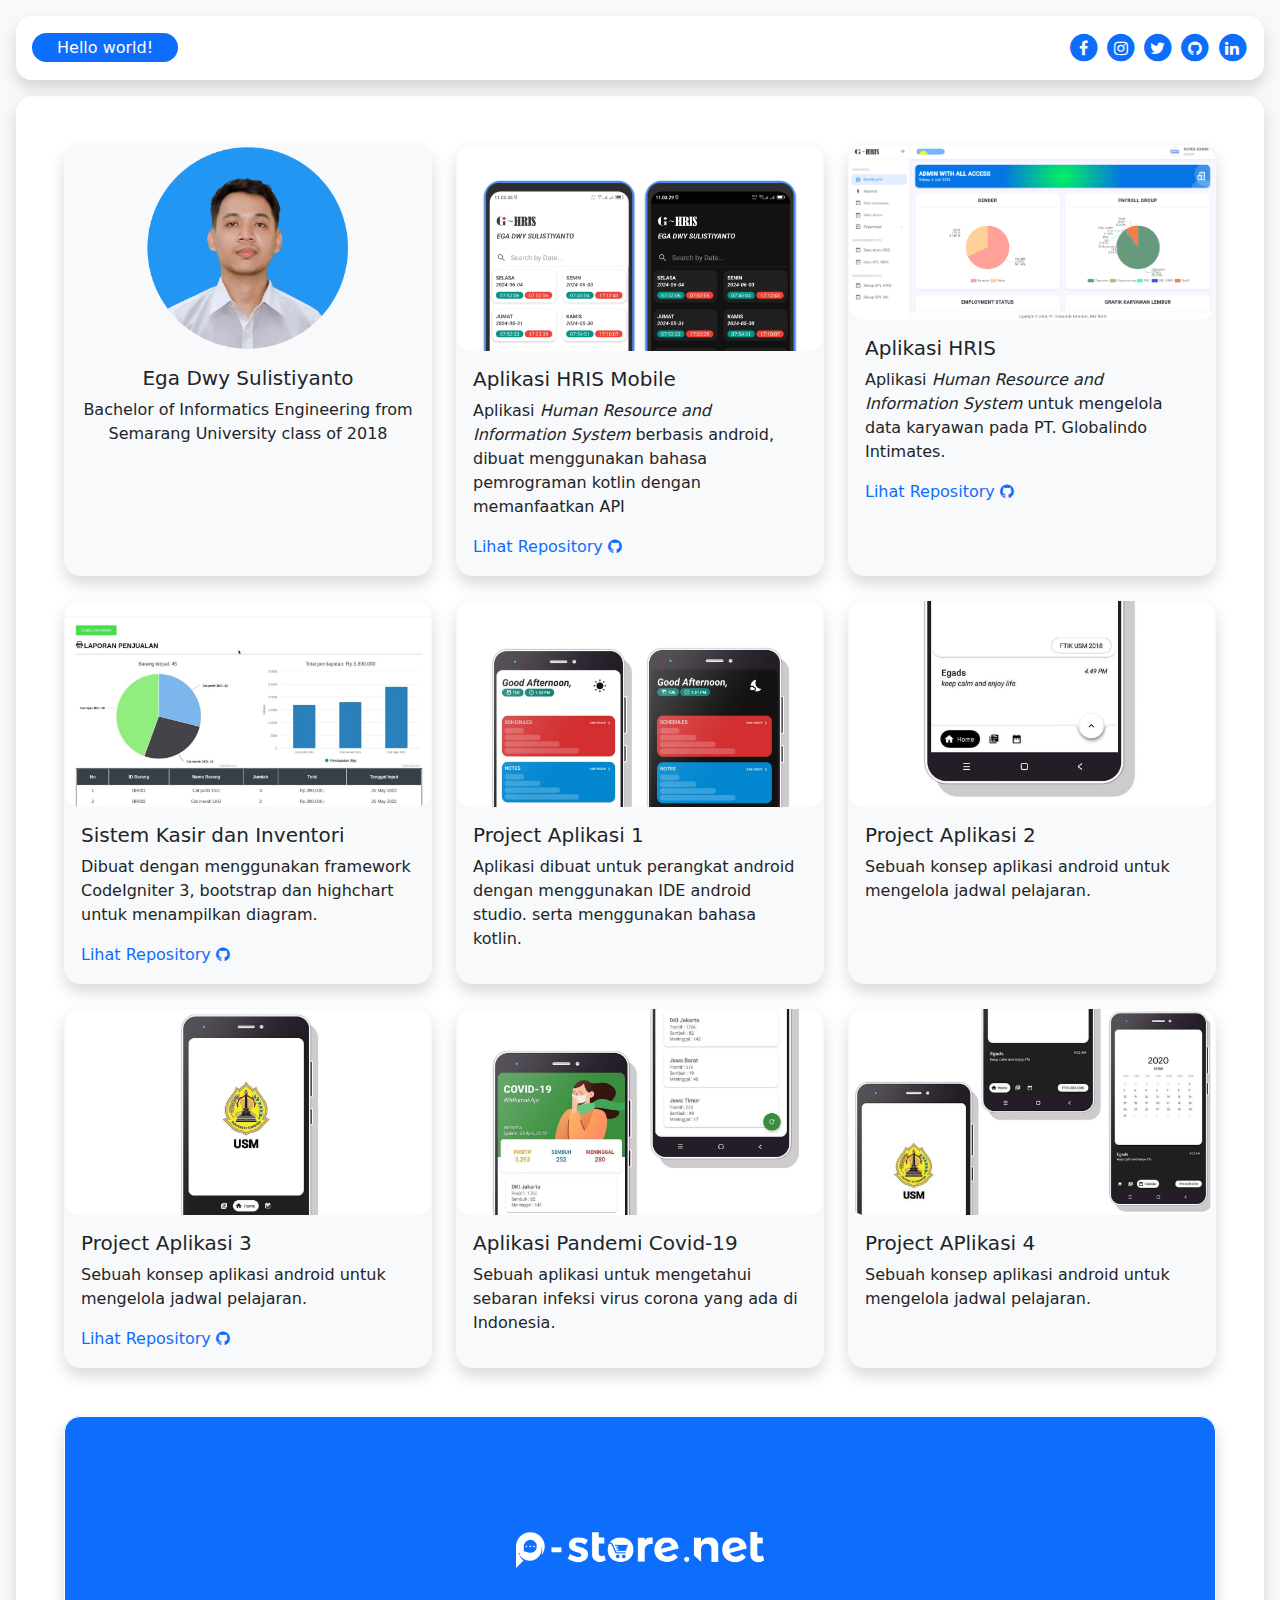
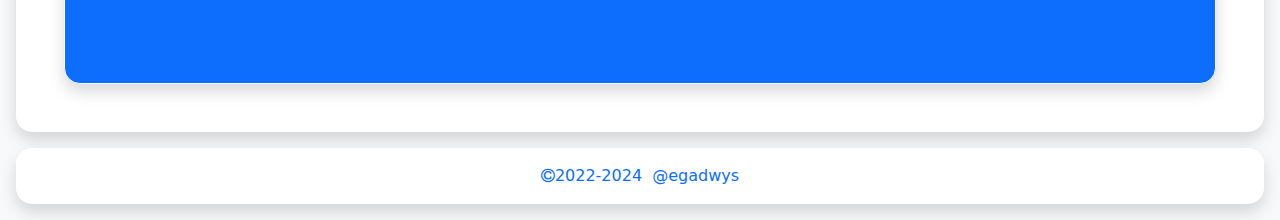
<file: index.html>
<html>
	<head>
		<meta charset="UTF-8">
		<meta name="viewport" content="width=device-width, initial-scale=1.0">
		<meta name="google-adsense-account" content="ca-pub-2193262317407236">
		<link rel="stylesheet" href="font-awesome/css/font-awesome.min.css" />
		<link rel="stylesheet" href="css/bootstrap.min.css" />
		<link rel="stylesheet" href="css/style.css" />
		<script src="js/bootstrap.bundle.min.js"></script>
		<script async src="https://pagead2.googlesyndication.com/pagead/js/adsbygoogle.js?client=ca-pub-2193262317407236" crossorigin="anonymous"></script>
	</head>
	<body class="bg-light">
		<!-- HEADER -->
		<div class="header sticky-top m-3 rounded-4 shadow bg-body">
			<section class="top p-3 rounded-4 bg-white">
				<div class="left">
					<span class="title rounded-pill bg-primary">Hello world!</span>
				</div>
				<div class="right">
					<div class="socmed">
						<a class="fa-stack" href="https://facebook.com/egadwys" target="blank">
							<i class="fa fa-circle fa-stack-2x text-primary"></i>
							<i class="fa fa-facebook fa-stack-1x fa-inverse"></i>
						</a>
						<a class="fa-stack" href="https://instagram.com/egadwys" target="blank">
							<i class="fa fa-circle fa-stack-2x text-primary"></i>
							<i class="fa fa-instagram fa-stack-1x fa-inverse"></i>
						</a>
						<a class="fa-stack" href="https://twitter.com/egadwys" target="blank">
							<i class="fa fa-circle fa-stack-2x text-primary"></i>
							<i class="fa fa-twitter fa-stack-1x fa-inverse"></i>
						</a>
						<a class="fa-stack" href="https://github.com/egadwys" target="blank">
							<i class="fa fa-circle fa-stack-2x text-primary"></i>
							<i class="fa fa-github fa-stack-1x fa-inverse"></i>
						</a>
						<a class="fa-stack" href="https://linkedin.com/in/egadwys" target="blank">
							<i class="fa fa-circle fa-stack-2x text-primary"></i>
							<i class="fa fa-linkedin fa-stack-1x fa-inverse"></i>
						</a>
					</div>
				</div>
			</section>
		</div>
		<!-- CONTENT -->
		<div class="home">
			<!-- GREETING -->
			<!-- <div class="content1 p-5 m-3 shadow rounded-4 bg-body" style="height: 80%">
				<div class="row row-cols-2 row-cols-md-2 g-1 h-100"  style="align-content: center;">
					<div class="col card border-light rounded-4">
						<img src="img/egadwys.jpg" class="card-img-top" style="width: 50%; align-self: center; border-radius: 100%;" alt="...">
					</div>
					<div>
						<lottie-player id="lottie" src="https://assets4.lottiefiles.com/packages/lf20_iorpbol0.json"  background="transparent"  speed="0.3"  style="width: 100%; height: 80%;" loop autoplay></lottie-player>
					</div>
				</div>
			</div> -->
			<!-- MAIN CONTENT -->
			<div class="content2">
				<div class="p-5 m-3 shadow rounded-4 bg-body">
					<div class="row row-cols-1 row-cols-md-3 g-4">
						<div class="col">
							<div class="card border-light shadow bg-light rounded-4 h-100">
								<img src="img/profil.png" class="card-img-top rounded-4" style="width: 56%; align-self: center;" alt="...">
								<div class="card-body">
									<h5 class="card-title" style="text-align: center;">Ega Dwy Sulistiyanto</h5>
									<p class="card-text" style="text-align: center;">Bachelor of Informatics Engineering from<br>Semarang University class of 2018</p>
								</div>
							</div>
						</div>
						<div class="col">
							<div class="card border-light shadow bg-light rounded-4 h-100">
								<img src="img/app6.jpg" class="card-img-top rounded-4" alt="...">
								<div class="card-body">
									<h5 class="card-title">Aplikasi HRIS Mobile</h5>
									<p class="card-text">Aplikasi <i>Human Resource and Information System</i> berbasis android, dibuat menggunakan bahasa pemrograman kotlin dengan memanfaatkan API</p>
									<a href="https://github.com/Egadwys/GI-HRIS-MOBILE" style="text-decoration:none" target="blank">Lihat Repository <i class="fa fa-github"></i></a>
								</div>
							</div>
						</div>
						<div class="col">
							<div class="card border-light shadow bg-light rounded-4 h-100">
								<img src="img/HRIS2.png" class="card-img-top rounded-4" alt="...">
								<div class="card-body">
									<h5 class="card-title">Aplikasi HRIS</h5>
									<p class="card-text">Aplikasi <i>Human Resource and Information System</i> untuk mengelola data karyawan pada PT. Globalindo Intimates.</p>
									<a href="https://github.com/Egadwys/" style="text-decoration:none" target="blank">Lihat Repository <i class="fa fa-github"></i></a>
								</div>
							</div>
						</div>
						<div class="col">
							<div class="card border-light shadow bg-light rounded-4 h-100">
								<img src="img/web.jpg" class="card-img-top rounded-4" alt="...">
								<div class="card-body">
									<h5 class="card-title">Sistem Kasir dan Inventori</h5>
									<p class="card-text">Dibuat dengan menggunakan framework CodeIgniter 3, bootstrap dan highchart untuk menampilkan diagram.</p>
									<a href="https://github.com/Egadwys/kasir-inventori" style="text-decoration:none" target="blank">Lihat Repository <i class="fa fa-github"></i></a>
								</div>
							</div>
						</div>
						<div class="col">
						<div class="card border-light shadow bg-light rounded-4 h-100">
							<img src="img/app1.jpg" class="card-img-top rounded-4" alt="...">
							<div class="card-body">
								<h5 class="card-title">Project Aplikasi 1</h5>
								<p class="card-text">Aplikasi dibuat untuk perangkat android dengan menggunakan IDE android studio. serta menggunakan bahasa kotlin.</p>
							</div>
						</div>
						</div>
						<div class="col">
							<div class="card border-light shadow bg-light rounded-4 h-100">
							<img src="img/app2.jpg" class="card-img-top rounded-4" alt="...">
							<div class="card-body">
								<h5 class="card-title">Project Aplikasi 2</h5>
								<p class="card-text">Sebuah konsep aplikasi android untuk mengelola jadwal pelajaran.</p>
							</div>
						</div>
						</div>
						<div class="col">
							<div class="card border-light shadow bg-light rounded-4 h-100">
								<img src="img/app3.jpg" class="card-img-top rounded-4" alt="...">
								<div class="card-body">
									<h5 class="card-title">Project Aplikasi 3</h5>
									<p class="card-text">Sebuah konsep aplikasi android untuk mengelola jadwal pelajaran.</p>
									<a href="https://github.com/Egadwys/jadwalkuliah" style="text-decoration:none" target="blank">Lihat Repository <i class="fa fa-github"></i></a>
								</div>
							</div>
						</div>
						<div class="col">
							<div class="card border-light shadow bg-light rounded-4 h-100">
								<img src="img/app4.jpg" class="card-img-top rounded-4" alt="...">
								<div class="card-body">
									<h5 class="card-title">Aplikasi Pandemi Covid-19</h5>
									<p class="card-text">Sebuah aplikasi untuk mengetahui sebaran infeksi virus corona yang ada di Indonesia.</p>
								</div>
							</div>
						</div>
						<div class="col">
							<div class="card border-light shadow bg-light rounded-4 h-100">
								<img src="img/app5.jpg" class="card-img-top rounded-4" alt="...">
								<div class="card-body">
									<h5 class="card-title">Project APlikasi 4</h5>
									<p class="card-text">Sebuah konsep aplikasi android untuk mengelola jadwal pelajaran.</p>
								</div>
							</div>
						</div>
					</div>
					
					<br>
					<br>
					
					<div class="row row-cols-1 row-cols-md-1 g-4">
						<div class="col">
							<a href="https://p-store.net/egadwys" target="blank">
								<div class="card border-light bg-primary shadow rounded-4 h-100" id="round4">
									<img src="[data-uri]%0AAAB6JgAAgIQAAPoAAACA6AAAdTAAAOpgAAA6mAAAF3CculE8AAAAOVBMVEVHcEz/////////////%0A//////////////////////////////////////////////////////////99PJZNAAAAEnRSTlMA%0AGjtymLTEh0ooBQ2m4vld1O2pbxY3AAAAAWJLR0QB/wIt3gAAAAd0SU1FB+UIGQY3KDYDBzkAAAX7%0ASURBVGje5ZnpstyoDoCNAbOZze//sMMmdveZdN1bqUxUyY9jY6EPCUnQxwGCTkzoRRkX8vhO1H1F%0AIV9+/v8W8iThs9VEm/zGGG2/JNfh6+e5fjfir5ArrJ9OzHV+S/78WeSKPrPgv4JcuQX8MV/s1j+O%0AXF3PTn7c7Oi0mGHLhRrJNYsihpHchoEnGtbpTCKyItwMUmIzuonkWWIeRhwTwuyp5kHitMEGzPs3%0AhZzgIBmObcEfI45PIi4DAz1TPfm8tOdlTMmdrltw4U3Ih4ZKlt5S4CYeUq3bZhtVJlCHJH4/srcN%0A10pFOuuubEF74CHBp7fqeBXJuq/Cd7d4Iz/HiLoqe5mXZvBCPuo1dLP6QC7PbpMa1kqxuE0/Y13t%0Ahbxmt2S+5NVSw49XwXOEsBdya+aRkDsLObxP5GjeeGZ1O5ALs1V7CD3r4Hvy6nJfJlF4MGYr58xj%0AXnyOF/DH4IH86SdbM45Wb+TTWK+2arvlm8n5BB4jDr5Ab+R3fk8ZIzThpkqwkitGVvSyKCu5BNs0%0AvW9aXi97Tj17KcWIVh2k2BYCXu3IyfhhEthAb+lduv4Trh9/dOQtt0sk1CZ/uhdyMcCWkrPsuZ7c%0AX22xc3TY8hfLYwsJ7shrbncb/7Lh81UKIryW3PaPWz0PZhClje7FwIo2cmeFkrKadpdkhfKA+5Wc%0AxRMGKhny8aIt1wMJT17N6XM9N+AHGSokCv/FWRfurZuRGdHzMRIX8jt6gmikusQb53OyIzdAqkrt%0Ag3xedp2Zwh3IIV+An9JuLkpdtRS3VZnJa+CjMKUNrqeXTHvfrMtd9ZWVNW5oWBby+Lc9jXYteJKZ%0AGnXkDshKximTCnb5ydSR/ILlVL6R28FlgrlOxyv5EWta7KhQ/t5VBfYGOXv7i+GMVxMm8mSjV5fG%0ANWEgM7vnqZmVgWXytKRLlnhP3h7TRl7obCAZdLCP5E3SGFI3ckuKQCCHTl+fcksu8kynYRhCwzba%0AQq7HWcMcQzkY+76eXEwfJvISjJgM6TOfu/8FeQ6f0E3x2cOVfGo58ladyc/0J1XOXxDutM1eyIes%0AMIm58Inme5LWvW7IN2cvB3ctP5OXMyt2kO9Xn8f0M7RKVL6SG2EdKgJ9V0dOX8i9u+22ff5IPjrE%0AOIrRNGwh18yWMVAYuIMEt/o8CuL9NPx42edxVZwHeZqRC3mXPMzN0dup4SN5f9FA7ajjhTzHFue2%0A7hCkIfcIzs/8b2rqkL3B8/fxkttjSRHlYMnL5KnILORQS298fjgrfSYv5wlDMV90rORk01yH+dH1%0A4SayqoVWVzdyV0cVD1y1NpQoSYVsIRfPZFp49OGstiUvBwrfuQiJYVhPru8NuUfna9ceSu9VTSq1%0A3TdyX1cMTnSexUGGQCymfLeQwybVdWLu/Xpe/EgO7aqrOoSD2C3ktRrGyfVKTo5Pd88BgZVSBv1h%0AN+2NlLDRZNRKNo2WyYyej1UrOS9NnM6RKmJfuqJDG7Ulr6etcrJH1lc3Fz84IUOxz+R+OW0/18c7%0A99SPGM3CfkRwDuic9hhvcszzGg827QfbrfpKLtv3NyOurEPNqnDrVVLwlhwa65y1cDnwZR28ag/m%0AiURuyHx/cH2I9GPMoEVbWlbbP4kqZK5U9kAuDsk2U/VCHketmi1Ebb0VVeSdvPKNESy7CIQNl00T%0A/Zw/3buidXfQHCNdnSuG3Hn906ROd0N35Me5aPbg8pQpCq2Mbd4L+eYWCLrwvmG4CrnnqP3WQM+f%0Afl5Cc7tV3Cj7G6JyQp4Kh2Fg8Y58uY5qV4tpdD3G4XfykBfnxRu3SRJd63n4LP6uRgn+fOUKzrk7%0A9brSHKJu1QucJe7mSH+3e7Ut+SHt1Zbqwg0PP32Pf2DzSh5yTxc6+XIUrKt3suDz59d/V5CcZjXD%0AiSIc7+Njx4ZEccZ0ZRwZrhMRI1HWH3OUjcXG99jJzcb1Tuk6FZb7w157Ma6tP1iSdrVJq5Ej86uf%0ATyUSYtdkql9X9b8XGc8JGywVbM6P09773Wb+Fvna43+8vN8z/tflrwU//tJQP45/ACsS385CQZJZ%0AAAAAJXRFWHRkYXRlOmNyZWF0ZQAyMDIxLTA4LTI1VDA2OjU1OjQwKzAzOjAwHRRLqQAAACV0RVh0%0AZGF0ZTptb2RpZnkAMjAyMS0wOC0yNVQwNjo1NTo0MCswMzowMGxJ8xUAAAAASUVORK5CYII=" class="card-img-top rounded-4" style="width: max-content;place-self: center;padding: 10%;" alt="...">
								</div>
							</a>
						</div>
					</div>
				</div>
			</div>
		</div>
		<!-- FOOTER -->
		<div class="footer p-3 m-3 rounded-4 shadow bg-body text-center">
			<a href="https://egadwys.github.io" style="text-decoration:none"><i class="fa fa-copyright"></i>2022-2024&nbsp&nbsp@egadwys</a>
		</div>
	</body>
	<script src="js/lottie-player.js"></script>
</html>
</file>
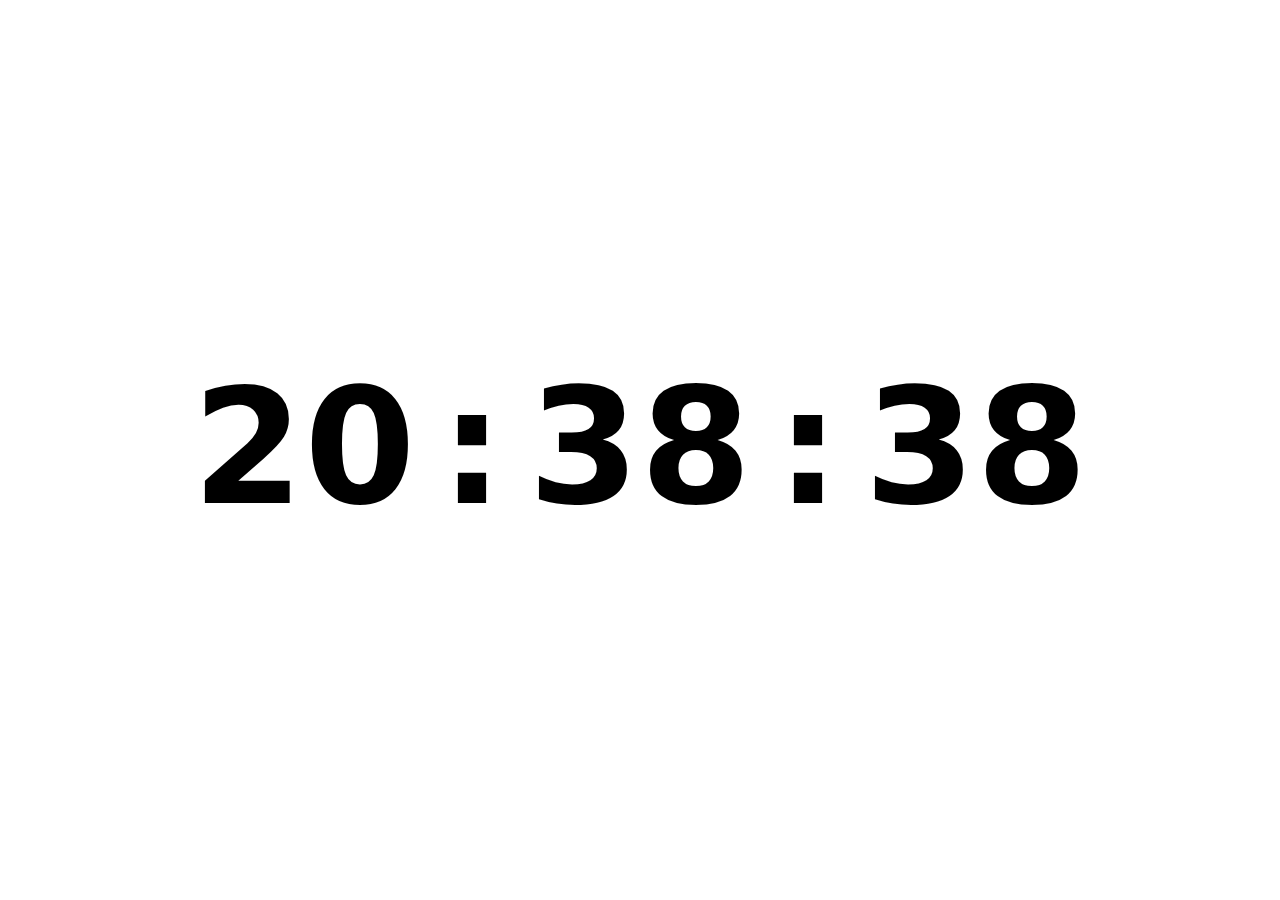
<file: clock/index.html>
<!doctype html>
<html lang="en" class="light" id="full">
  <head>
    <meta charset="UTF-8" />
    <meta name="viewport" content="width=device-width, initial-scale=1.0" />
    <title>CLOCK</title>
    <link rel="stylesheet" href="css/clock.css" />
    <link rel="icon" href="icon/favicon.svg" />
  </head>
  <body ondblclick="fullscreen()">
    <div id="clock" title="click to toggle the theme">
      <div class="group">
        <div class="display" id="h1">
          <strong class="number" id="center">0</strong>
          <strong class="number" id="bottom">1</strong>
        </div>
        <div class="display" id="h2">
          <strong class="number" id="center">0</strong>
          <strong class="number" id="bottom">1</strong>
        </div>
      </div>

      <strong class="number">:</strong>

      <div class="group">
        <div class="display" id="m1">
          <strong class="number" id="center">0</strong>
          <strong class="number" id="bottom">1</strong>
        </div>
        <div class="display" id="m2">
          <strong class="number" id="center">0</strong>
          <strong class="number" id="bottom">1</strong>
        </div>
      </div>

      <strong class="number">:</strong>

      <div class="group">
        <div class="display" id="s1">
          <strong class="number" id="center">0</strong>
          <strong class="number" id="bottom">1</strong>
        </div>
        <div class="display" id="s2">
          <strong class="number" id="center">0</strong>
          <strong class="number" id="bottom">1</strong>
        </div>
      </div>
    </div>

    <script src="js/clock.js"></script>
    <script src="js/theme.js"></script>
  </body>
</html>
</file>
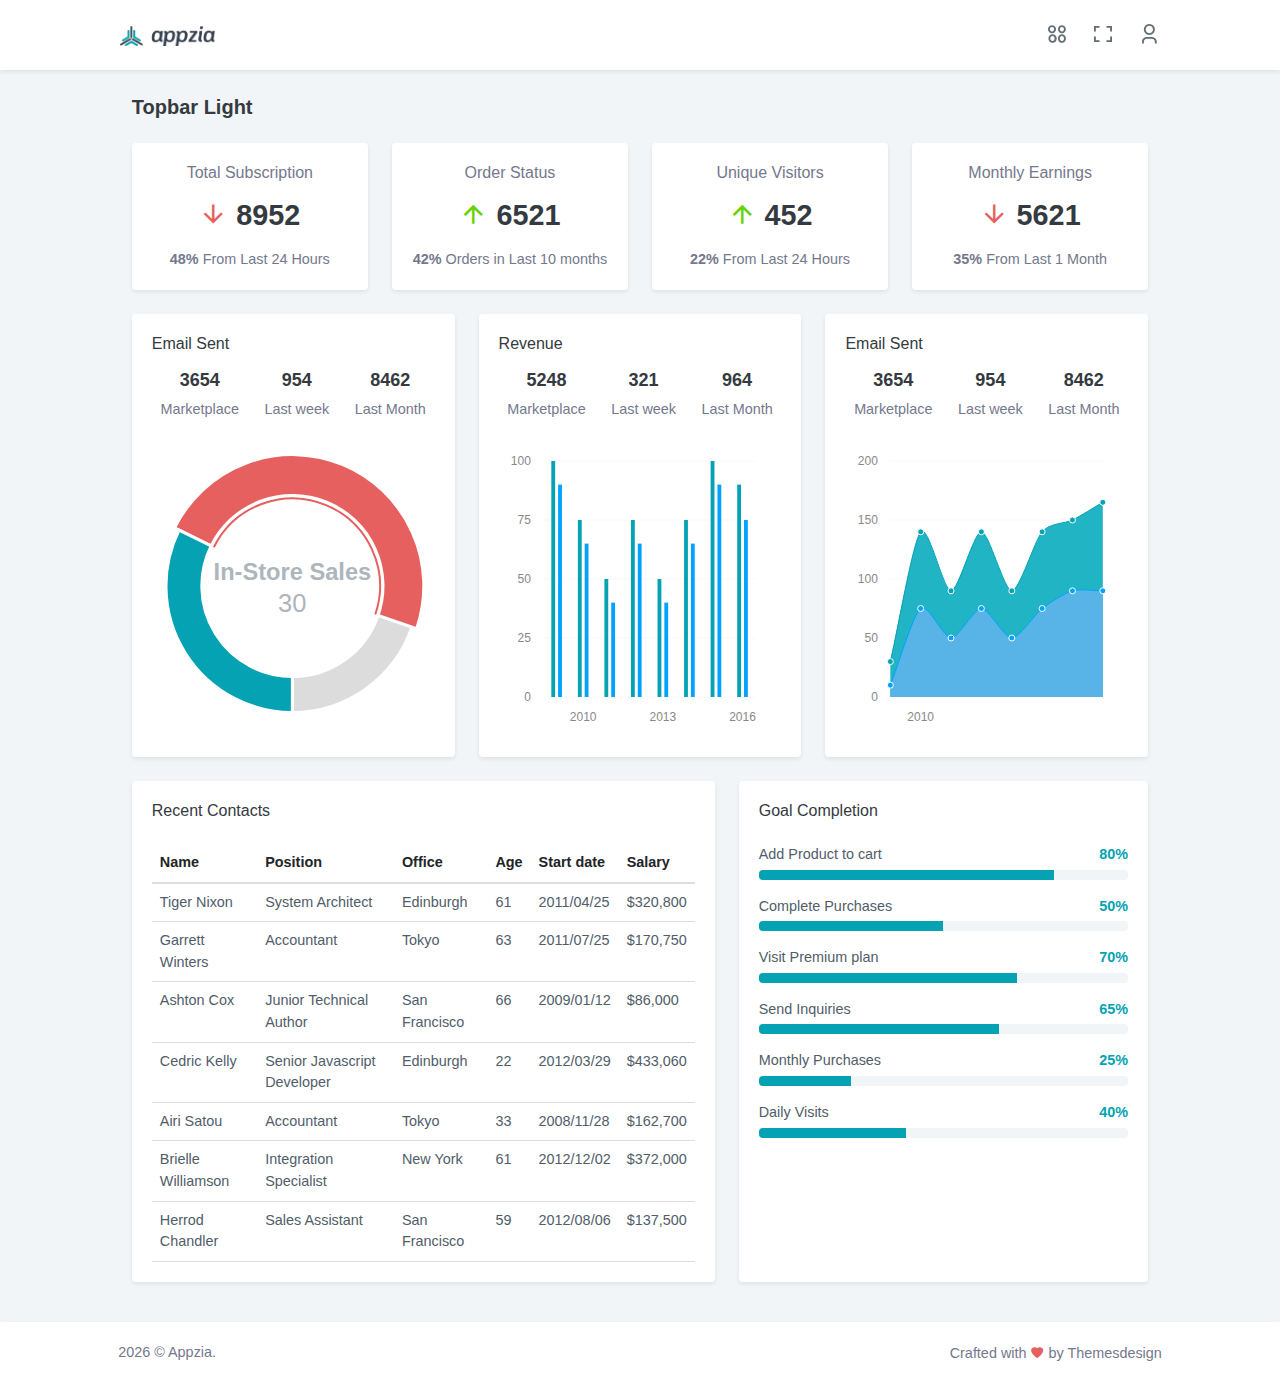
<file: new/index.html>
<!doctype html>
<html lang="en">

    <head>
        
        <meta charset="utf-8" />
        <meta name="viewport" content="width=device-width, initial-scale=1.0">
        <meta content="Premium Multipurpose Admin & Dashboard Template" name="description" />
        <meta content="Themesdesign" name="author" />
        <!-- App favicon -->
        <link rel="shortcut icon" href="assets/images/favicon.ico">

        <!-- Bootstrap Css -->
        <link href="assets/css/bootstrap.min.css" id="bootstrap-style" rel="stylesheet" type="text/css" />
        <!-- Icons Css -->
        <link href="assets/css/icons.min.css" rel="stylesheet" type="text/css" />
        <!-- App Css-->
        <link href="assets/css/app.min.css" id="app-style" rel="stylesheet" type="text/css" />

        <link rel="stylesheet" href="assets/libs/morris.js/morris.css">

    </head>

    <body data-topbar="light" data-layout="horizontal">

       <!-- Begin page -->
       <div id="layout-wrapper">

        <header id="page-topbar">
            <div class="navbar-header">
                <div class="d-flex">
                    <!-- LOGO -->
                    <div style="padding: 0 1.5rem; width: 240px;">
                        <a href="index.html" class="logo logo-dark">
                            <!-- <span class="logo-sm">
                                <img src="assets/images/logo-sm-dark.png" alt="logo-sm-dark" height="22">
                            </span> -->
                            <span class="">
                                <img src="assets/images/logo-dark.png" alt="logo-dark" height="20">
                            </span>
                        </a>

                        <a href="index.html" class="logo logo-light">
                            <!-- <span class="logo-sm">
                                <img src="assets/images/logo-sm-light.png" alt="logo-sm-light" height="22">
                            </span> -->
                            <span class="">
                                <img src="assets/images/logo-light.png" alt="logo-light" height="20">
                            </span>
                        </a>
                    </div>
                </div>

                <div class="d-flex">
                    <div class="dropdown d-inline-block">
                        <button type="button" class="btn header-item noti-icon waves-effect"
                            data-bs-toggle="dropdown" aria-haspopup="true" aria-expanded="false">
                            <i class="ri-apps-2-line"></i>
                        </button>
                        <div class="dropdown-menu dropdown-menu-sm dropdown-menu-end">
                            <div class="p-3">
                                <div class="form-check form-switch mb-3">
                                    <input class="form-check-input theme-choice" type="checkbox" id="light-mode-switch" checked>
                                    <label class="form-check-label" for="light-mode-switch">Light Mode</label>
                                </div>
                                <div class="form-check form-switch">
                                    <input class="form-check-input theme-choice" type="checkbox" id="dark-mode-switch" data-bsStyle="assets/css/bootstrap-dark.min.css" data-appStyle="assets/css/app-dark.min.css">
                                    <label class="form-check-label" for="dark-mode-switch">Dark Mode</label>
                                </div>
                            </div>
                        </div>
                    </div>

                    <div class="dropdown d-inline-block">
                        <button type="button" class="btn header-item noti-icon waves-effect" data-toggle="fullscreen">
                            <i class="ri-fullscreen-line"></i>
                        </button>
                    </div>

                    <div class="dropdown d-inline-block">
                        <button type="button" class="btn header-item noti-icon waves-effect">
                            <i class="ri-user-3-line"></i>
                        </button>
                    </div>
            
                </div>
            </div>
        </header>

        <!-- ============================================================== -->
        <!-- Start right Content here -->
        <!-- ============================================================== -->
        <div class="main-content">

            <div class="page-content m-3">
                <div class="container-fluid">
                    
                    <!-- start page title -->
                    <div class="row">
                        <div class="col-12">
                            <div class="page-title-box d-sm-flex align-items-center justify-content-between">
                                <h4 class="mb-sm-0">Topbar Light</h4>
                            </div>
                        </div>
                    </div>
                    <!-- end page title -->

                    <div class="row">
                        <div class="col-sm-6 col-lg-3">
                            <div class="card text-center">
                                <div class="card-body">
                                    <h4 class="card-title text-muted">Total Subscription</h4>
                                    <h2 class="mt-3 mb-2"><i class="mdi mdi-arrow-down text-danger me-2"></i><b>8952</b>
                                    </h2>
                                    <p class="text-muted mb-0 mt-3"><b>48%</b> From Last 24 Hours</p>
                                </div>
                            </div>
                        </div>
    
                        <div class="col-sm-6 col-lg-3">
                            <div class="card text-center">
                                <div class="card-body p-t-10">
                                    <h4 class="card-title text-muted mb-0">Order Status</h4>
                                    <h2 class="mt-3 mb-2"><i class="mdi mdi-arrow-up text-success me-2"></i><b>6521</b></h2>
                                    <p class="text-muted mb-0 mt-3"><b>42%</b> Orders in Last 10 months</p>
                                </div>
                            </div>
                        </div>
    
                        <div class="col-sm-6 col-lg-3">
                            <div class="card text-center">
                                <div class="card-body p-t-10">
                                    <h4 class="card-title text-muted mb-0">Unique Visitors</h4>
                                    <h2 class="mt-3 mb-2"><i class="mdi mdi-arrow-up text-success me-2"></i><b>452</b></h2>
                                    <p class="text-muted mb-0 mt-3"><b>22%</b> From Last 24 Hours</p>
                                </div>
                            </div>
                        </div>
    
                        <div class="col-sm-6 col-lg-3">
                            <div class="card text-center">
                                <div class="card-body p-t-10">
                                    <h4 class="card-title text-muted mb-0">Monthly Earnings</h4>
                                    <h2 class="mt-3 mb-2"><i class="mdi mdi-arrow-down text-danger me-2"></i><b>5621</b>
                                    </h2>
                                    <p class="text-muted mb-0 mt-3"><b>35%</b> From Last 1 Month</p>
                                </div>
                            </div>
                        </div>
                    </div>
                    <!-- end row -->
    
                    <div class="row">
    
                        <div class="col-lg-4">
                            <div class="card">
                                <div class="card-body">
                                    <h4 class="mt-0 card-title">Email Sent</h4>
    
                                    <ul class="list-inline d-flex justify-content-around mt-3">
                                        <li class="list-inline-item">
                                            <h5 class="text-center"><b>3654</b></h5>
                                            <p class="text-muted mb-0">Marketplace</p>
                                        </li>
                                        <li class="list-inline-item">
                                            <h5 class="text-center"><b>954</b></h5>
                                            <p class="text-muted mb-0">Last week</p>
                                        </li>
                                        <li class="list-inline-item">
                                            <h5 class="text-center"><b>8462</b></h5>
                                            <p class="text-muted mb-0">Last Month</p>
                                        </li>
                                    </ul>
                                    
                                    <div class="morris-charts" id="morris-donut-example" style="height: 300px"></div>
                                </div>
                            </div>
                        </div>
    
                        <div class="col-lg-4">
                            <div class="card">
                                <div class="card-body">
                                    <h4 class="mt-0 card-title">Revenue</h4>
    
                                    <ul class="list-inline d-flex justify-content-around mt-3">
                                        <li class="list-inline-item">
                                            <h5 class="text-center"><b>5248</b></h5>
                                            <p class="text-muted mb-0">Marketplace</p>
                                        </li>
                                        <li class="list-inline-item">
                                            <h5 class="text-center"><b>321</b></h5>
                                            <p class="text-muted mb-0">Last week</p>
                                        </li>
                                        <li class="list-inline-item">
                                            <h5 class="text-center"><b>964</b></h5>
                                            <p class="text-muted mb-0">Last Month</p>
                                        </li>
                                    </ul>
    
                                
                            <div id="morris-bar-example" style="height: 300px"></div>
                                </div>
                            </div>
                        </div>
    
                        <div class="col-lg-4">
                            <div class="card">
                                <div class="card-body">
                                    <h4 class="mt-0 card-title">Email Sent</h4>
    
                                    <ul class="list-inline d-flex justify-content-around mt-3">
                                        <li class="list-inline-item">
                                            <h5 class="text-center"><b>3654</b></h5>
                                            <p class="text-muted mb-0">Marketplace</p>
                                        </li>
                                        <li class="list-inline-item">
                                            <h5 class="text-center"><b>954</b></h5>
                                            <p class="text-muted mb-0">Last week</p>
                                        </li>
                                        <li class="list-inline-item">
                                            <h5 class="text-center"><b>8462</b></h5>
                                            <p class="text-muted mb-0">Last Month</p>
                                        </li>
                                    </ul>
    
                                    
                            <div id="morris-area-example" style="height: 300px"></div>
                                </div>
                            </div>
                        </div>
    
                    </div>
                    <!-- end row -->
    
                    <div class="row">
                        <div class="col-lg-7">
                            <div class="card card-h-100">
                                <div class="card-body">
                                    <h4 class="mb-4 mt-0 card-title">Recent Contacts</h4>
                                    <div class="row">
                                        <div class="col-12">
                                            <div class="table-responsive">
                                                <table class="table table-hover mb-0">
                                                    <thead>
                                                    <tr>
                                                        <th>Name</th>
                                                        <th>Position</th>
                                                        <th>Office</th>
                                                        <th>Age</th>
                                                        <th>Start date</th>
                                                        <th>Salary</th>
                                                    </tr>
    
                                                    </thead>
                                                    <tbody>
                                                    <tr>
                                                        <td>Tiger Nixon</td>
                                                        <td>System Architect</td>
                                                        <td>Edinburgh</td>
                                                        <td>61</td>
                                                        <td>2011/04/25</td>
                                                        <td>$320,800</td>
                                                    </tr>
                                                    <tr>
                                                        <td>Garrett Winters</td>
                                                        <td>Accountant</td>
                                                        <td>Tokyo</td>
                                                        <td>63</td>
                                                        <td>2011/07/25</td>
                                                        <td>$170,750</td>
                                                    </tr>
                                                    <tr>
                                                        <td>Ashton Cox</td>
                                                        <td>Junior Technical Author</td>
                                                        <td>San Francisco</td>
                                                        <td>66</td>
                                                        <td>2009/01/12</td>
                                                        <td>$86,000</td>
                                                    </tr>
                                                    <tr>
                                                        <td>Cedric Kelly</td>
                                                        <td>Senior Javascript Developer</td>
                                                        <td>Edinburgh</td>
                                                        <td>22</td>
                                                        <td>2012/03/29</td>
                                                        <td>$433,060</td>
                                                    </tr>
                                                    <tr>
                                                        <td>Airi Satou</td>
                                                        <td>Accountant</td>
                                                        <td>Tokyo</td>
                                                        <td>33</td>
                                                        <td>2008/11/28</td>
                                                        <td>$162,700</td>
                                                    </tr>
                                                    <tr>
                                                        <td>Brielle Williamson</td>
                                                        <td>Integration Specialist</td>
                                                        <td>New York</td>
                                                        <td>61</td>
                                                        <td>2012/12/02</td>
                                                        <td>$372,000</td>
                                                    </tr>
                                                    <tr>
                                                        <td>Herrod Chandler</td>
                                                        <td>Sales Assistant</td>
                                                        <td>San Francisco</td>
                                                        <td>59</td>
                                                        <td>2012/08/06</td>
                                                        <td>$137,500</td>
                                                    </tr>
    
                                                    </tbody>
                                                </table>
                                            </div>
                                        </div>
                                    </div>
                                </div>
                            </div>
                        </div>
                        <!-- end col -->
    
                        <div class="col-lg-5">
                            <div class="card card-h-100">
                                <div class="card-body">
                                    <h4 class="mb-4 mt-0 card-title">Goal Completion</h4>
    
                                    <p class="font-600 mb-1">Add Product to cart <span class="text-primary float-end"><b>80%</b></span></p>
                                    <div class="progress  mb-3">
                                        <div class="progress-bar progress-bar-primary " role="progressbar" aria-valuenow="80" aria-valuemin="0" aria-valuemax="100" style="width: 80%;">
                                        </div><!-- /.progress-bar .progress-bar-danger -->
                                    </div><!-- /.progress .no-rounded -->
    
                                    <p class="font-600 mb-1">Complete Purchases <span class="text-primary float-end"><b>50%</b></span></p>
                                    <div class="progress  mb-3">
                                        <div class="progress-bar progress-bar-primary " role="progressbar" aria-valuenow="50" aria-valuemin="0" aria-valuemax="100" style="width: 50%;">
                                        </div><!-- /.progress-bar .progress-bar-pink -->
                                    </div><!-- /.progress .no-rounded -->
    
                                    <p class="font-600 mb-1">Visit Premium plan <span class="text-primary float-end"><b>70%</b></span></p>
                                    <div class="progress  mb-3">
                                        <div class="progress-bar progress-bar-primary " role="progressbar" aria-valuenow="70" aria-valuemin="0" aria-valuemax="100" style="width: 70%;">
                                        </div><!-- /.progress-bar .progress-bar-info -->
                                    </div><!-- /.progress .no-rounded -->
    
                                    <p class="font-600 mb-1">Send Inquiries <span class="text-primary float-end"><b>65%</b></span></p>
                                    <div class="progress  mb-3">
                                        <div class="progress-bar progress-bar-primary " role="progressbar" aria-valuenow="65" aria-valuemin="0" aria-valuemax="100" style="width: 65%;">
                                        </div><!-- /.progress-bar .progress-bar-warning -->
                                    </div><!-- /.progress .no-rounded -->
    
                                    <p class="font-600 mb-1">Monthly Purchases <span class="text-primary float-end"><b>25%</b></span></p>
                                    <div class="progress  mb-3">
                                        <div class="progress-bar progress-bar-primary " role="progressbar" aria-valuenow="25" aria-valuemin="0" aria-valuemax="100" style="width: 25%;">
                                        </div><!-- /.progress-bar .progress-bar-warning -->
                                    </div><!-- /.progress .no-rounded -->
    
                                    <p class="font-600 mb-1"> Daily Visits<span class="text-primary float-end"><b>40%</b></span></p>
                                    <div class="progress  mb-0">
                                        <div class="progress-bar progress-bar-primary " role="progressbar" aria-valuenow="40" aria-valuemin="0" aria-valuemax="100" style="width: 40%;">
                                        </div><!-- /.progress-bar .progress-bar-success -->
                                    </div><!-- /.progress .no-rounded -->
                                </div>
                            </div>
                        </div> <!-- end col -->
                    </div>
                    <!-- end row -->
                </div>
                
            </div>
            <!-- End Page-content -->
           
            <footer class="footer">
                <div class="container-fluid">
                    <div class="row">
                        <div class="col-sm-6">
                            <script>document.write(new Date().getFullYear())</script> © Appzia.
                        </div>
                        <div class="col-sm-6">
                            <div class="text-sm-end d-none d-sm-block">
                                Crafted with <i class="mdi mdi-heart text-danger"></i> by Themesdesign
                            </div>
                        </div>
                    </div>
                </div>
            </footer>
            
        </div>
        <!-- end main content-->

    </div>
    <!-- END layout-wrapper -->

    <!-- JAVASCRIPT -->
    <script src="assets/libs/jquery/jquery.min.js"></script>
    <script src="assets/libs/bootstrap/js/bootstrap.bundle.min.js"></script>
    <script src="assets/libs/metismenu/metisMenu.min.js"></script>
    <script src="assets/libs/simplebar/simplebar.min.js"></script>
    <script src="assets/libs/node-waves/waves.min.js"></script>

    <!-- morris chart -->
    <script src="assets/libs/morris.js/morris.min.js"></script>
    <script src="assets/libs/raphael/raphael.min.js"></script>

    <!-- jquery.vectormap map -->
    <script src="assets/libs/admin-resources/jquery.vectormap/jquery-jvectormap-1.2.2.min.js"></script>
    <script src="assets/libs/admin-resources/jquery.vectormap/maps/jquery-jvectormap-us-merc-en.js"></script>

    <!-- Required datatable js -->
    <script src="assets/libs/datatables.net/js/jquery.dataTables.min.js"></script>
    <script src="assets/libs/datatables.net-bs4/js/dataTables.bootstrap4.min.js"></script>
    
    <!-- Responsive examples -->
    <script src="assets/libs/datatables.net-responsive/js/dataTables.responsive.min.js"></script>
    <script src="assets/libs/datatables.net-responsive-bs4/js/responsive.bootstrap4.min.js"></script>

    <script src="assets/js/pages/dashboard.init.js"></script>

    <script src="assets/js/app.js"></script>
    </body>
</html>
</file>
<file: css/style.css>
* {
  transition: all 0.2s ease;
}

#container {
  height: 400px;
}

.highcharts-figure,
.highcharts-data-table table {
  min-width: 320px;
  max-width: 800px;
  margin: 1em auto;
}

.highcharts-data-table table {
  font-family: Verdana, sans-serif;
  border-collapse: collapse;
  border: 1px solid #ebebeb;
  margin: 10px auto;
  text-align: center;
  width: 100%;
  max-width: 500px;
}

.highcharts-data-table caption {
  padding: 1em 0;
  font-size: 1.2em;
  color: #555;
}

.highcharts-data-table th {
  font-weight: 600;
  padding: 0.5em;
}

.highcharts-data-table td,
.highcharts-data-table th,
.highcharts-data-table caption {
  padding: 0.5em;
}

.highcharts-data-table thead tr,
.highcharts-data-table tr:nth-child(even) {
  background: #f8f8f8;
}

.highcharts-data-table tr:hover {
  background: #f1f7ff;
}

::-webkit-scrollbar {
  width: 10px;
  
  display: none;
}
.sidenav::-webkit-scrollbar {
	display: none;
  width: 15px;
}


::-webkit-scrollbar-thumb {
  background-color: #0d6efd;
  border: 0px solid #fff;
  border-radius: 10rem;
}
::-webkit-scrollbar-track {
  position: absolute;
  right: -3rem;
  top: -50rem;
  background: transparent;
}

.top {
	display: flex;
	align-items: center;
}

.left {
	width: 100%;
}

.right {
	width: 100%;
}

.socmed {
	float: right;
}

.title {
	cursor: default;
	cursor: default;
	color: white;
	padding: 5px 25px 5px 25px;
}

a:hover {
	transform: scale(1.3)
}

@media screen and (min-width: 600px) {

* {
  transition: all 0.2s ease;
}

.content {
	width: 100%;
	display: inline-flex;
}

.kiri {
	text-align: center;
	width: 100%;
}

img {
	width: 50%;
}

}

@media screen and (max-width: 599px) {

* {
  transition: all 0.2s ease;
}

.kiri {
	text-align: center;
}

img {
	width: 50%;
}

#lottie {
	height: 80% !important;
}

}

@media screen and (max-width: 420px) {

* {
  transition: all 0.2s ease;
}

.kiri {
	text-align: center;
}

img {
	width: 50%;
}

.top {
	display: table;
	text-align: center;
	width: -webkit-fill-available;
}

.socmed {
	float: none;
	margin-top: 1rem;
}

#lottie {
	height: 80% !important;
}

}
</file>
<file: clock/css/clock.css>
:root.dark {
  background-color: black;
  color: white;
}

:root.light {
  background-color: white;
  color: black;
}

:root {
  --font-size: calc(100 / 10 * 1rem);
}

* {
  margin: 0;
  padding: 0;
  box-sizing: border-box;
}

html,
body {
  width: 100%;
  height: 100%;
  font-family: system-ui, -apple-system, BlinkMacSystemFont, "Segoe UI", Roboto,
    Oxygen, Ubuntu, Cantarell, "Open Sans", "Helvetica Neue", sans-serif;
}

body {
  display: flex;
  align-items: center;
  justify-content: center;
}

#clock {
  display: flex;
  align-items: center;
}

.display {
  height: calc(var(--font-size) * 1.2);
  width: calc(var(--font-size) * 0.7);
  overflow: hidden;
}

.number {
  font-size: var(--font-size);
  display: block;
  width: calc(var(--font-size) * 0.7);
  height: calc(var(--font-size) * 1.2);
  text-align: center;
  transition: all 250ms linear;
  user-select: none;
  -moz-user-select: none;
  -moz-user-select: -moz-none;
  -webkit-user-select: none;
}

.group {
  display: flex;
  align-items: center;
  gap: 0;
}

@media screen and (max-width: 720px) {
  :root {
    font-size: 50%;
    transform: rotate(90deg);
    overflow: hidden;
  }
}
</file>
<file: new/assets/libs/morris.js/morris.css>
.morris-hover{position:absolute;z-index:1000}.morris-hover.morris-default-style{border-radius:10px;padding:6px;color:#666;background:rgba(255,255,255,0.8);border:solid 2px rgba(230,230,230,0.8);font-family:sans-serif;font-size:12px;text-align:center}.morris-hover.morris-default-style .morris-hover-row-label{font-weight:bold;margin:0.25em 0}
.morris-hover.morris-default-style .morris-hover-point{white-space:nowrap;margin:0.1em 0}
</file>
